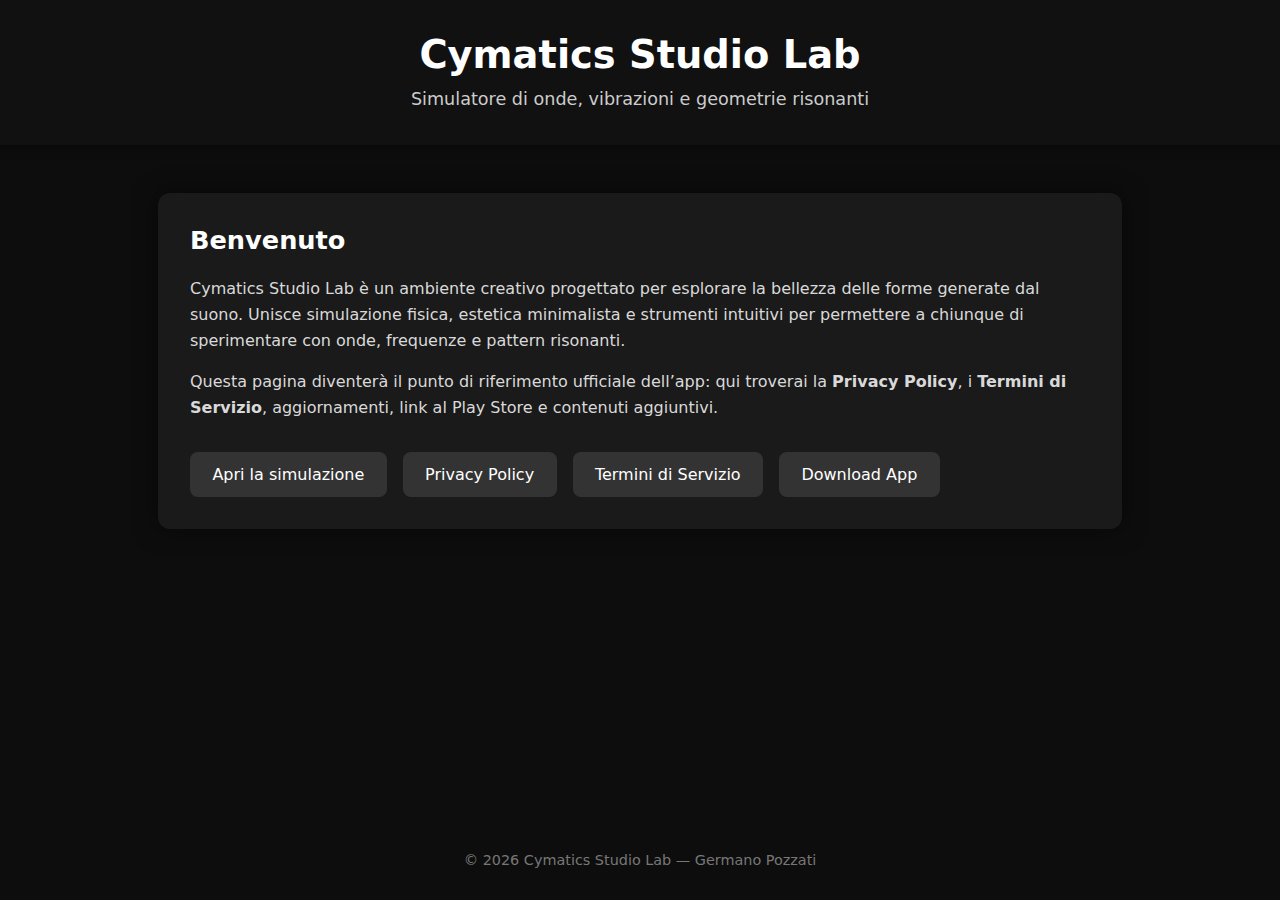
<file: index.html>
<!DOCTYPE html>
<html lang="it">
<head>
    <meta charset="UTF-8">
    <meta name="viewport" content="width=device-width, initial-scale=1.0">
    <title>Cymatics Studio Lab</title>

    <style>
        body {
            margin: 0;
            padding: 0;
            font-family: system-ui, -apple-system, BlinkMacSystemFont, "Segoe UI", sans-serif;
            background-color: #0d0d0d;
            color: #f2f2f2;
            display: flex;
            flex-direction: column;
            align-items: center;
            min-height: 100vh;
        }

        header {
            width: 100%;
            padding: 2rem 1rem;
            text-align: center;
            background: #111;
            box-shadow: 0 2px 10px rgba(0,0,0,0.4);
        }

        header h1 {
            margin: 0;
            font-size: 2.4rem;
            font-weight: 700;
            color: #ffffff;
        }

        header p {
            margin: 0.5rem 0 0;
            font-size: 1.1rem;
            color: #cccccc;
        }

        main {
            max-width: 900px;
            width: 90%;
            margin-top: 3rem;
            background: #1a1a1a;
            padding: 2rem;
            border-radius: 12px;
            box-shadow: 0 0 25px rgba(0,0,0,0.5);
        }

        h2 {
            font-size: 1.6rem;
            margin-top: 0;
            color: #ffffff;
        }

        p {
            line-height: 1.6;
            color: #d9d9d9;
        }

        .button-container {
            margin-top: 2rem;
            display: flex;
            gap: 1rem;
            flex-wrap: wrap;
        }

        a.button {
            padding: 0.8rem 1.4rem;
            background: #333;
            color: #fff;
            text-decoration: none;
            border-radius: 8px;
            transition: background 0.2s ease;
            font-weight: 500;
        }

        a.button:hover {
            background: #555;
        }

        footer {
            margin-top: auto;
            padding: 2rem 1rem;
            text-align: center;
            color: #777;
            font-size: 0.9rem;
        }
    </style>
</head>

<body>

<header>
    <h1>Cymatics Studio Lab</h1>
    <p>Simulatore di onde, vibrazioni e geometrie risonanti</p>
</header>

<main>
    <h2>Benvenuto</h2>
    <p>
        Cymatics Studio Lab è un ambiente creativo progettato per esplorare la bellezza delle forme
        generate dal suono. Unisce simulazione fisica, estetica minimalista e strumenti intuitivi
        per permettere a chiunque di sperimentare con onde, frequenze e pattern risonanti.
    </p>

    <p>
        Questa pagina diventerà il punto di riferimento ufficiale dell’app: qui troverai la
        <strong>Privacy Policy</strong>, i <strong>Termini di Servizio</strong>, aggiornamenti,
        link al Play Store e contenuti aggiuntivi.
    </p>

    <div class="button-container">
        <a class="button" href="https://cymaticslab.netlify.app/">Apri la simulazione</a>
        <a class="button" href="privacy.html">Privacy Policy</a>
        <a class="button" href="terms.html">Termini di Servizio</a>
        <a class="button" href="#">Download App</a>
    </div>
</main>

<footer>
    © 2026 Cymatics Studio Lab — Germano Pozzati
</footer>

</body>
</html>
</file>
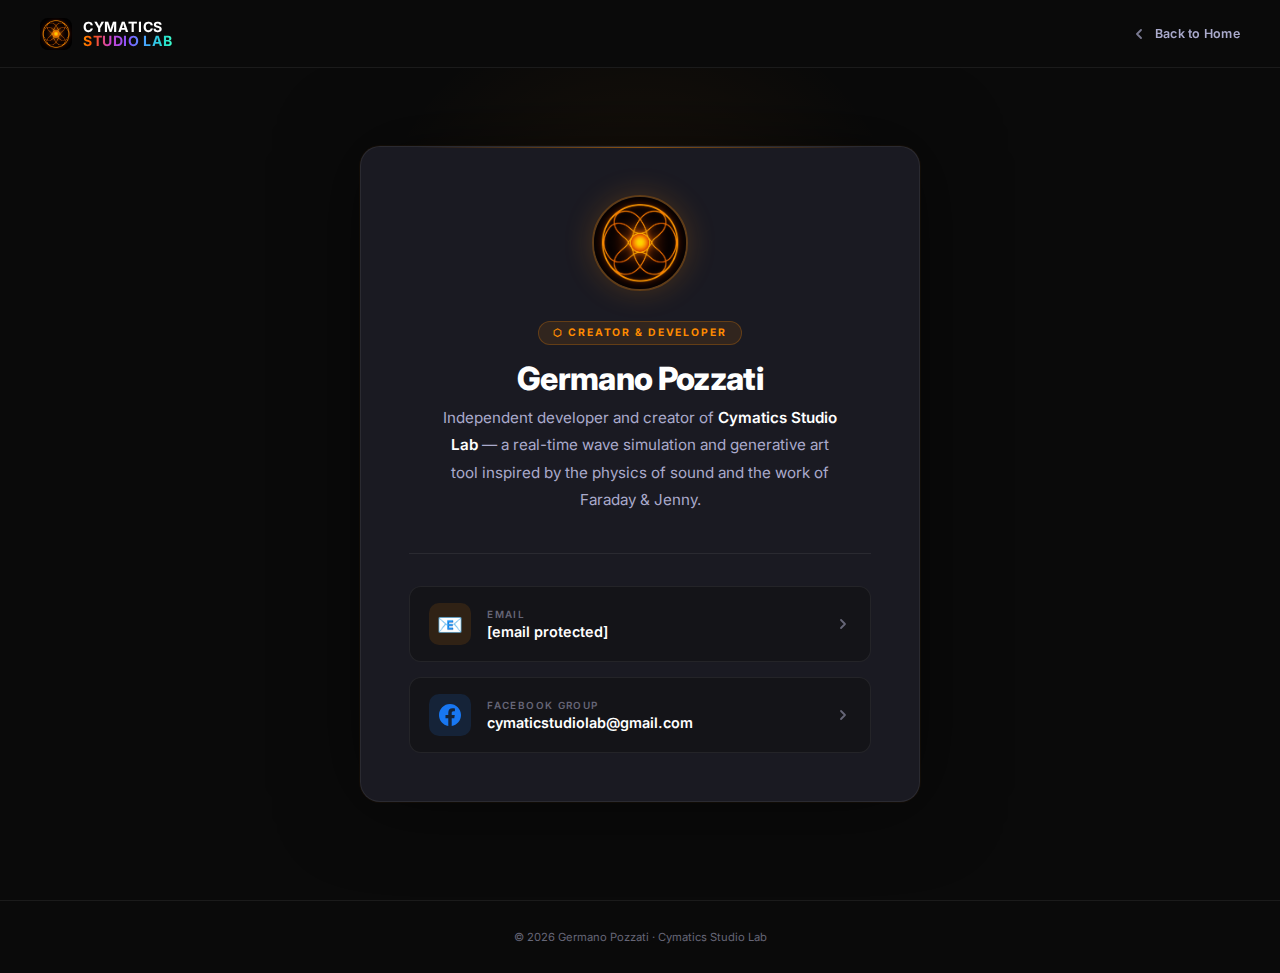
<file: contacts.html>
<!DOCTYPE html>
<html lang="en">
<head>
<meta charset="UTF-8">
<meta name="viewport" content="width=device-width, initial-scale=1.0">
<title>Contacts – Cymatics Studio Lab</title>
<link rel="preconnect" href="https://fonts.googleapis.com">
<link href="https://fonts.googleapis.com/css2?family=Inter:wght@300;400;500;600;700;800&display=swap" rel="stylesheet">
<style>
:root{
  --bg:#0a0a0a; --bg2:#111115; --card:#1a1a22; --card2:#141418;
  --border:rgba(255,255,255,0.1); --border2:rgba(255,255,255,0.07);
  --rainbow:linear-gradient(90deg,#ff8c00 0%,#ff5500 10%,#cc44cc 30%,#8855ff 50%,#44aaff 70%,#22ddcc 90%,#44ffcc 100%);
  --orange:#ff8c00; --orange-glow:rgba(255,140,0,.35);
  --text:#ffffff; --text2:#aaaacc; --text3:#666677;
  --gG:rgba(245,200,66,.5);
}
*{margin:0;padding:0;box-sizing:border-box;}
html{scroll-behavior:smooth;}
body{background:var(--bg);color:var(--text);font-family:'Inter',sans-serif;overflow-x:hidden;-webkit-font-smoothing:antialiased;min-height:100vh;}

/* NAV */
nav{
  position:fixed;top:0;left:0;right:0;z-index:300;
  display:flex;justify-content:space-between;align-items:center;
  padding:1.1rem 2.5rem;
  background:rgba(10,10,10,0.88);backdrop-filter:blur(20px);
  border-bottom:1px solid var(--border2);
}
.logo-wrap{display:flex;align-items:center;gap:.7rem;text-decoration:none;}
.logo-icon{width:32px;height:32px;flex-shrink:0;border-radius:8px;object-fit:contain;}
.logo-text{font-size:.88rem;font-weight:700;letter-spacing:.04em;text-transform:uppercase;line-height:1;}
.logo-text .l1{color:#fff;}
.logo-text .l2{background:var(--rainbow);-webkit-background-clip:text;-webkit-text-fill-color:transparent;background-clip:text;}
.nav-back{
  display:flex;align-items:center;gap:.5rem;
  font-size:.78rem;font-weight:600;color:var(--text2);
  text-decoration:none;letter-spacing:.02em;
  transition:color .2s;
}
.nav-back:hover{color:#fff;}
.nav-back svg{width:16px;height:16px;opacity:.7;}

/* PAGE */
.page{
  min-height:100vh;
  display:flex;flex-direction:column;
  align-items:center;justify-content:center;
  padding:8rem 1.5rem 5rem;
  position:relative;
  overflow:hidden;
}

/* subtle bg glow */
.page::before{
  content:'';position:absolute;
  top:30%;left:50%;transform:translate(-50%,-50%);
  width:600px;height:600px;
  background:radial-gradient(ellipse,rgba(255,140,0,.08) 0%,transparent 65%);
  pointer-events:none;
}

.card{
  width:100%;max-width:560px;
  background:var(--card);
  border:1px solid var(--border2);
  border-radius:20px;
  padding:3rem 3rem;
  position:relative;
  box-shadow:0 0 80px rgba(0,0,0,.5), 0 0 0 1px rgba(255,140,0,.05);
  text-align:center;
}

/* top accent line */
.card::before{
  content:'';position:absolute;top:0;left:10%;right:10%;height:1px;
  background:linear-gradient(90deg,transparent,rgba(255,140,0,.5),transparent);
}

/* avatar / icon */
.creator-icon{
  width:96px;height:96px;
  border-radius:50%;
  overflow:hidden;
  margin:0 auto 1.8rem;
  border:2px solid rgba(255,140,0,.3);
  box-shadow:0 0 30px rgba(255,140,0,.2);
}
.creator-icon img{width:100%;height:100%;object-fit:cover;display:block;}

/* role tag */
.role-tag{
  display:inline-block;
  font-size:.65rem;font-weight:700;letter-spacing:.18em;text-transform:uppercase;
  color:var(--orange);
  background:rgba(255,140,0,.1);
  border:1px solid rgba(255,140,0,.25);
  border-radius:100px;
  padding:.28rem .9rem;
  margin-bottom:1rem;
}

/* name */
.creator-name{
  font-size:2rem;font-weight:800;letter-spacing:-.02em;
  line-height:1.1;margin-bottom:.5rem;
  color:#fff;
}

/* bio */
.creator-bio{
  font-size:.95rem;color:var(--text2);line-height:1.8;
  max-width:400px;margin:0 auto 2.5rem;
}
.creator-bio strong{color:#fff;font-weight:600;}

/* divider */
.divider{
  height:1px;
  background:var(--border2);
  margin:2rem 0;
}

/* contact rows */
.contact-list{
  display:flex;flex-direction:column;gap:.9rem;
  text-align:left;
}

.contact-item{
  display:flex;align-items:center;gap:1rem;
  padding:1rem 1.2rem;
  background:var(--card2);
  border:1px solid var(--border2);
  border-radius:12px;
  text-decoration:none;
  transition:border-color .2s,background .2s,transform .2s;
}
.contact-item:hover{
  border-color:rgba(255,140,0,.35);
  background:rgba(255,140,0,.05);
  transform:translateX(4px);
}

.contact-icon{
  width:42px;height:42px;flex-shrink:0;
  border-radius:10px;
  display:flex;align-items:center;justify-content:center;
  font-size:1.3rem;
}
.ci-email{background:rgba(255,140,0,.12);}
.ci-fb{background:rgba(24,119,242,.15);}

.contact-info{flex:1;min-width:0;}
.contact-label{
  font-size:.62rem;font-weight:600;letter-spacing:.14em;text-transform:uppercase;
  color:var(--text3);margin-bottom:.2rem;
}
.contact-value{
  font-size:.9rem;font-weight:600;color:#fff;
  white-space:nowrap;overflow:hidden;text-overflow:ellipsis;
}
.contact-arrow{
  color:var(--text3);flex-shrink:0;
  transition:color .2s,transform .2s;
}
.contact-item:hover .contact-arrow{color:var(--orange);transform:translateX(3px);}

/* back to app button */
.back-btn{
  display:inline-flex;align-items:center;justify-content:center;gap:.6rem;
  margin-top:2.5rem;
  width:100%;
  background:#fff;color:#000;
  padding:.95rem 2rem;border-radius:100px;
  font-size:.85rem;font-weight:700;letter-spacing:.06em;text-transform:uppercase;
  text-decoration:none;
  box-shadow:0 4px 20px rgba(255,255,255,.12);
  transition:opacity .2s,transform .2s;
}
.back-btn:hover{opacity:.92;transform:translateY(-2px);}

/* footer */
footer{
  padding:1.8rem 2.5rem;
  border-top:1px solid var(--border2);
  text-align:center;
}
footer p{font-size:.7rem;color:var(--text3);}
footer a{color:var(--text3);text-decoration:none;transition:color .2s;}
footer a:hover{color:#fff;}


</style>
</head>
<body>

<!-- NAV -->
<nav>
  <a class="logo-wrap" href="index.html">
    <img class="logo-icon" src="/Icona-512.png" alt="icon">
    <div class="logo-text">
      <div class="l1">Cymatics</div>
      <div class="l2">Studio Lab</div>
    </div>
  </a>
  <a class="nav-back" href="index.html">
    <svg viewBox="0 0 16 16" fill="none" xmlns="http://www.w3.org/2000/svg">
      <path d="M10 12L6 8L10 4" stroke="currentColor" stroke-width="1.8" stroke-linecap="round" stroke-linejoin="round"/>
    </svg>
    Back to Home
  </a>
</nav>
<!-- PAGE -->
<div class="page">
  <div class="card">

    <!-- icon as avatar -->
    <div class="creator-icon">
      <img src="/Icona-512.png" alt="Cymatics Studio Lab">
    </div>

    <div class="role-tag">⬡ Creator &amp; Developer</div>

    <h1 class="creator-name">Germano Pozzati</h1>

    <p class="creator-bio">
      Independent developer and creator of <strong>Cymatics Studio Lab</strong> — a real-time wave simulation and generative art tool inspired by the physics of sound and the work of Faraday &amp; Jenny.
    </p>

    <div class="divider"></div>

    <div class="contact-list">

      <!-- Email -->
      <a class="contact-item" href="mailto:cymaticstudiolab@gmail.com">
        <div class="contact-icon ci-email">📧</div>
        <div class="contact-info">
          <div class="contact-label">Email</div>
          <div class="contact-value"><span class="__cf_email__" data-cfemail="e7849e8a86938e84949392838e888b8685a7808a868e8bc984888a">[email&#160;protected]</span></div>
        </div>
        <svg class="contact-arrow" width="16" height="16" viewBox="0 0 16 16" fill="none">
          <path d="M6 4L10 8L6 12" stroke="currentColor" stroke-width="1.8" stroke-linecap="round" stroke-linejoin="round"/>
        </svg>
      </a>

      <!-- Facebook -->
      <a class="contact-item" href="https://www.facebook.com/groups/698462863091251/" target="_blank" rel="noopener">
        <div class="contact-icon ci-fb">
          <svg width="22" height="22" viewBox="0 0 24 24" fill="#1877F2" xmlns="http://www.w3.org/2000/svg">
            <path d="M24 12.073C24 5.405 18.627 0 12 0S0 5.405 0 12.073C0 18.1 4.388 23.094 10.125 24v-8.437H7.078v-3.49h3.047V9.41c0-3.025 1.792-4.697 4.533-4.697 1.312 0 2.686.235 2.686.235v2.97h-1.514c-1.491 0-1.956.93-1.956 1.886v2.269h3.328l-.532 3.49h-2.796V24C19.612 23.094 24 18.1 24 12.073z"/>
          </svg>
        </div>
        <div class="contact-info">
          <div class="contact-label">Facebook Group</div>
          <div class="contact-value">cymaticstudiolab@gmail.com</div>
        </div>
        <svg class="contact-arrow" width="16" height="16" viewBox="0 0 16 16" fill="none">
          <path d="M6 4L10 8L6 12" stroke="currentColor" stroke-width="1.8" stroke-linecap="round" stroke-linejoin="round"/>
        </svg>
      </a>

    </div>

</div>
</div>

<footer>
  <p>© 2026 Germano Pozzati · <a href="index.html">Cymatics Studio Lab</a></p>
</footer>

</body>
</html>
</file>
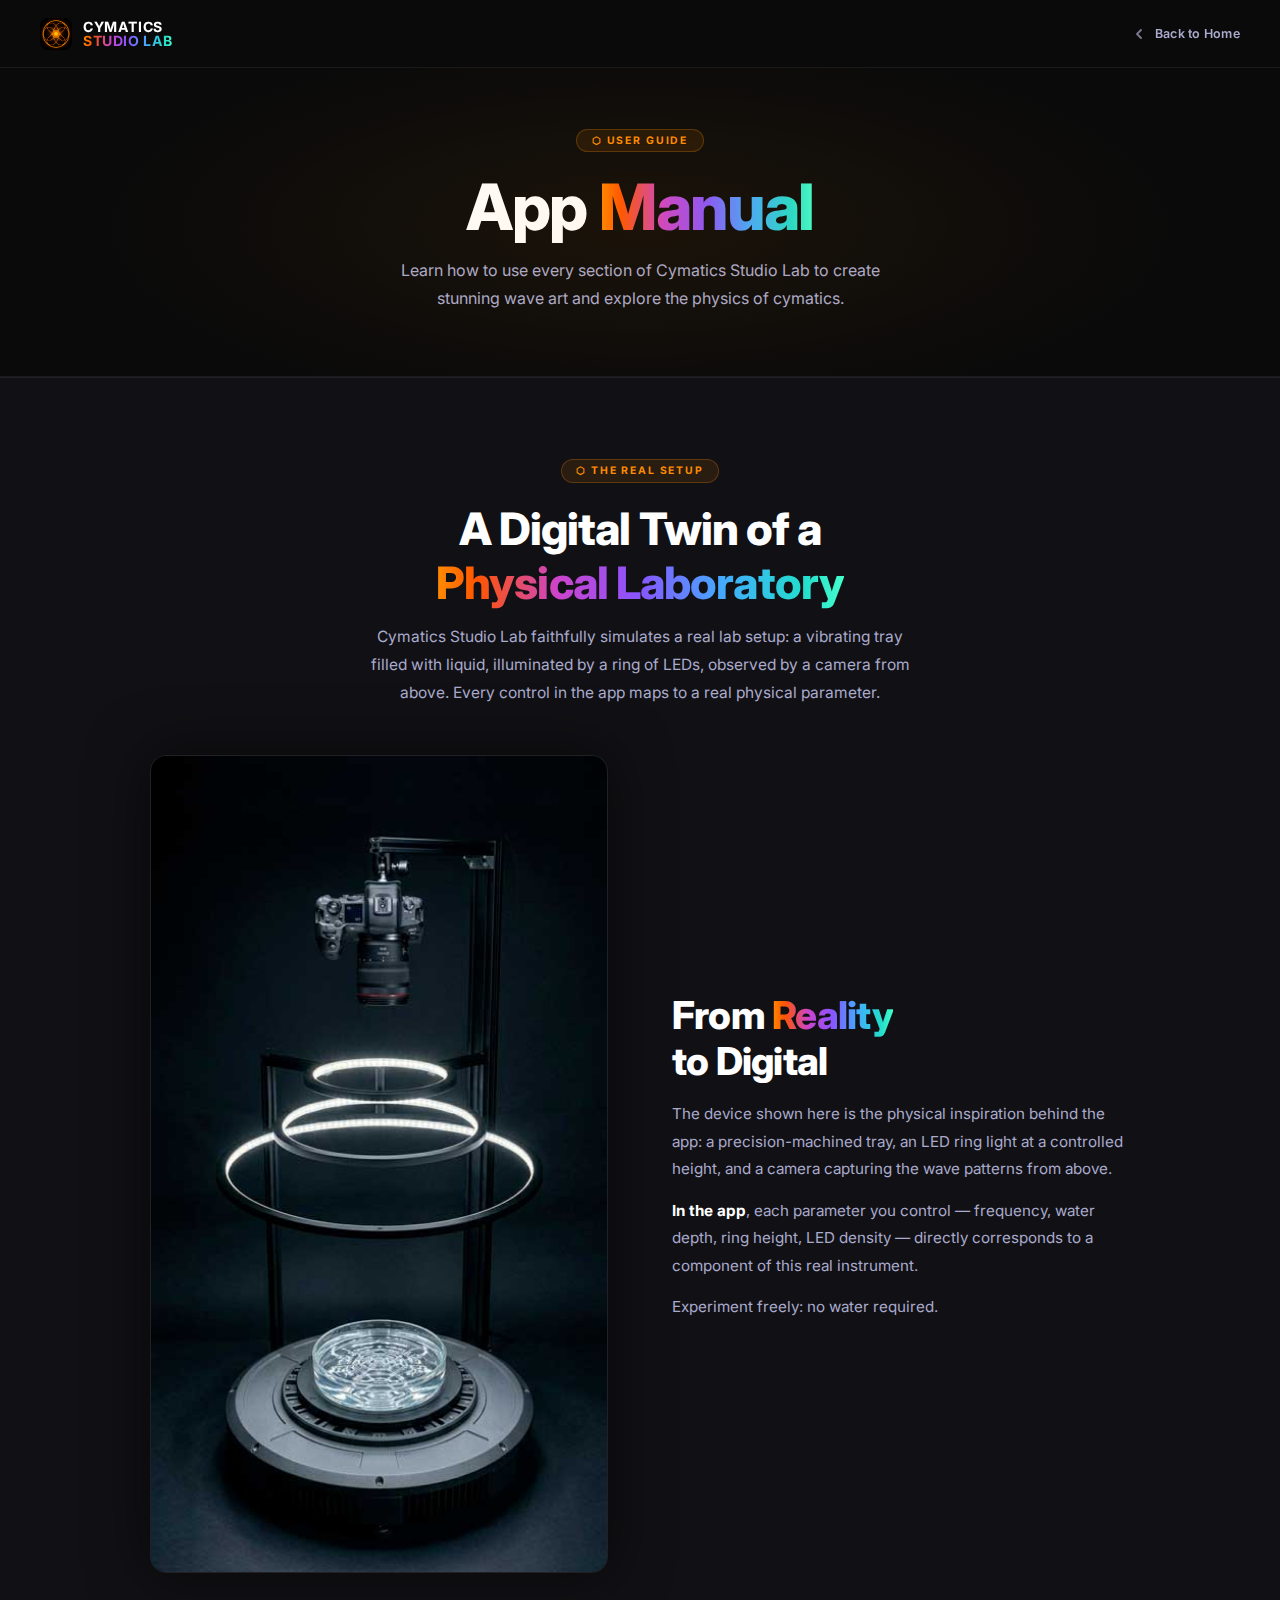
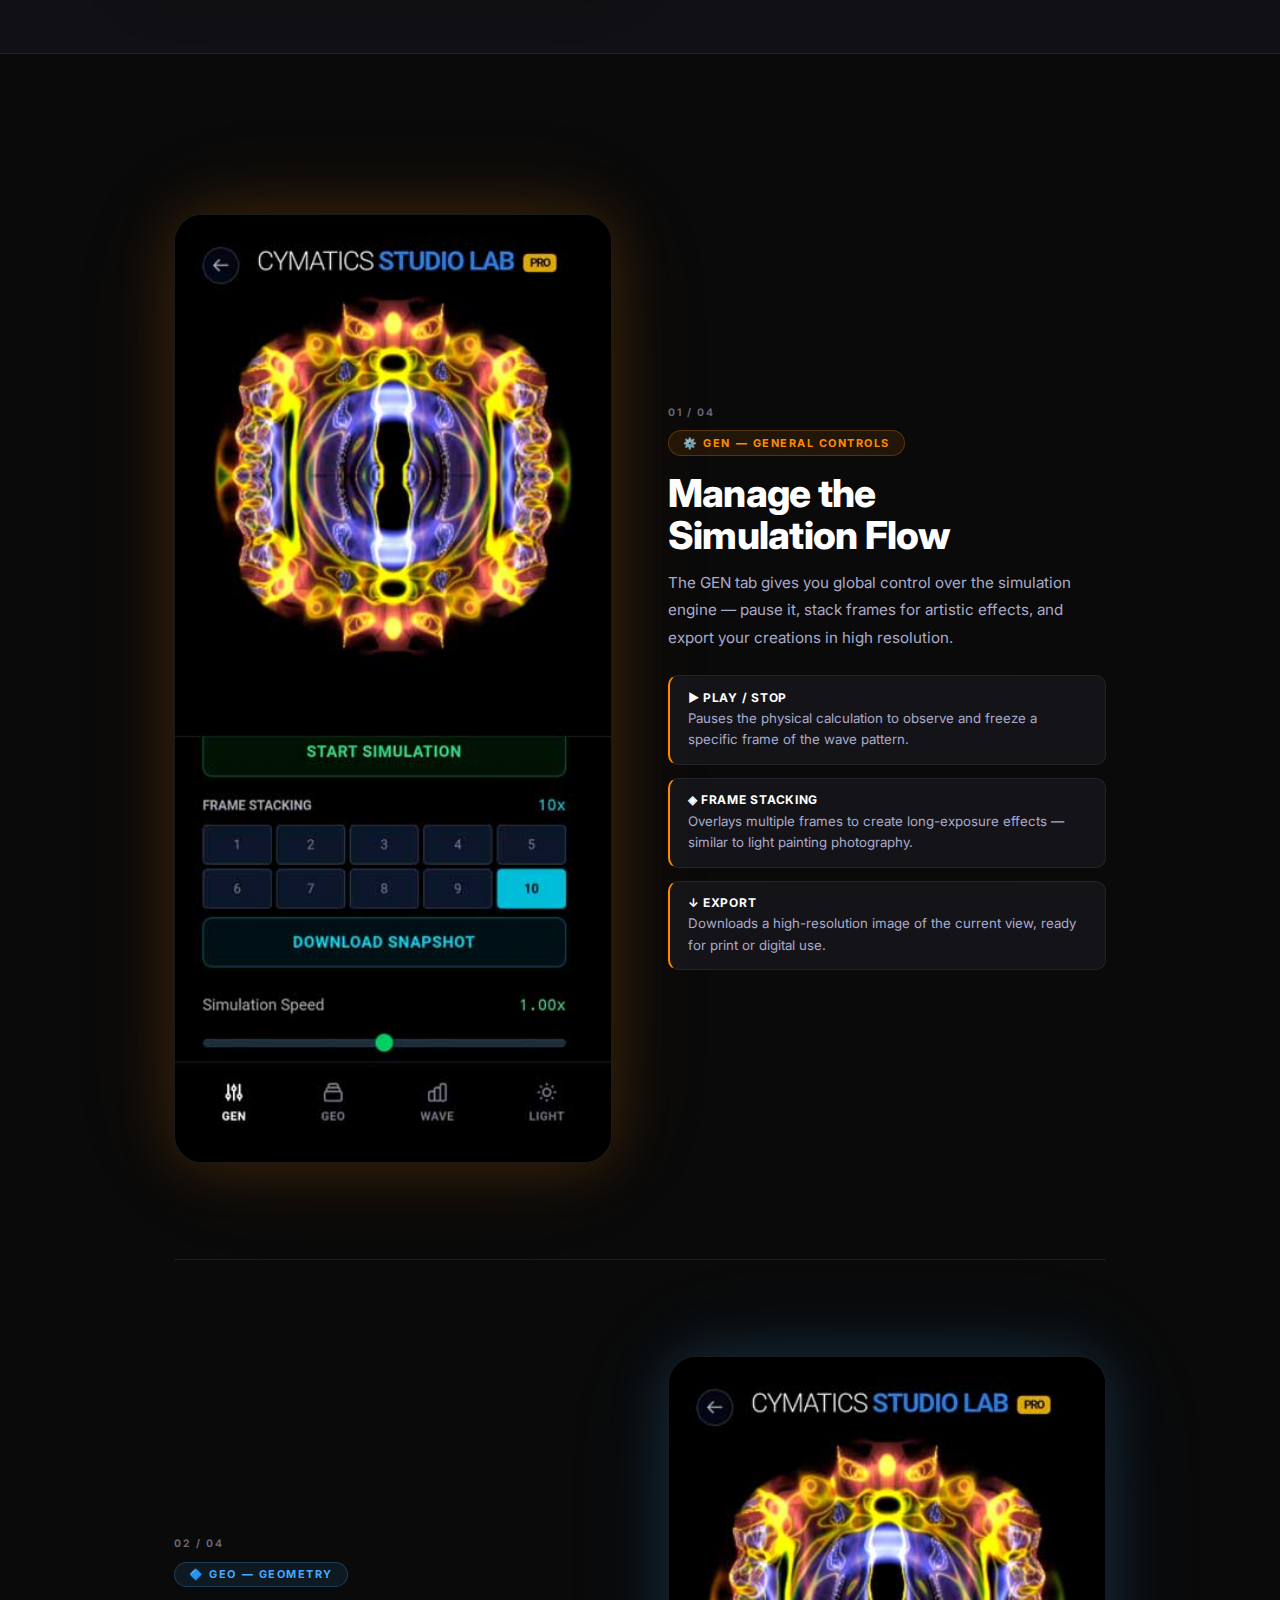
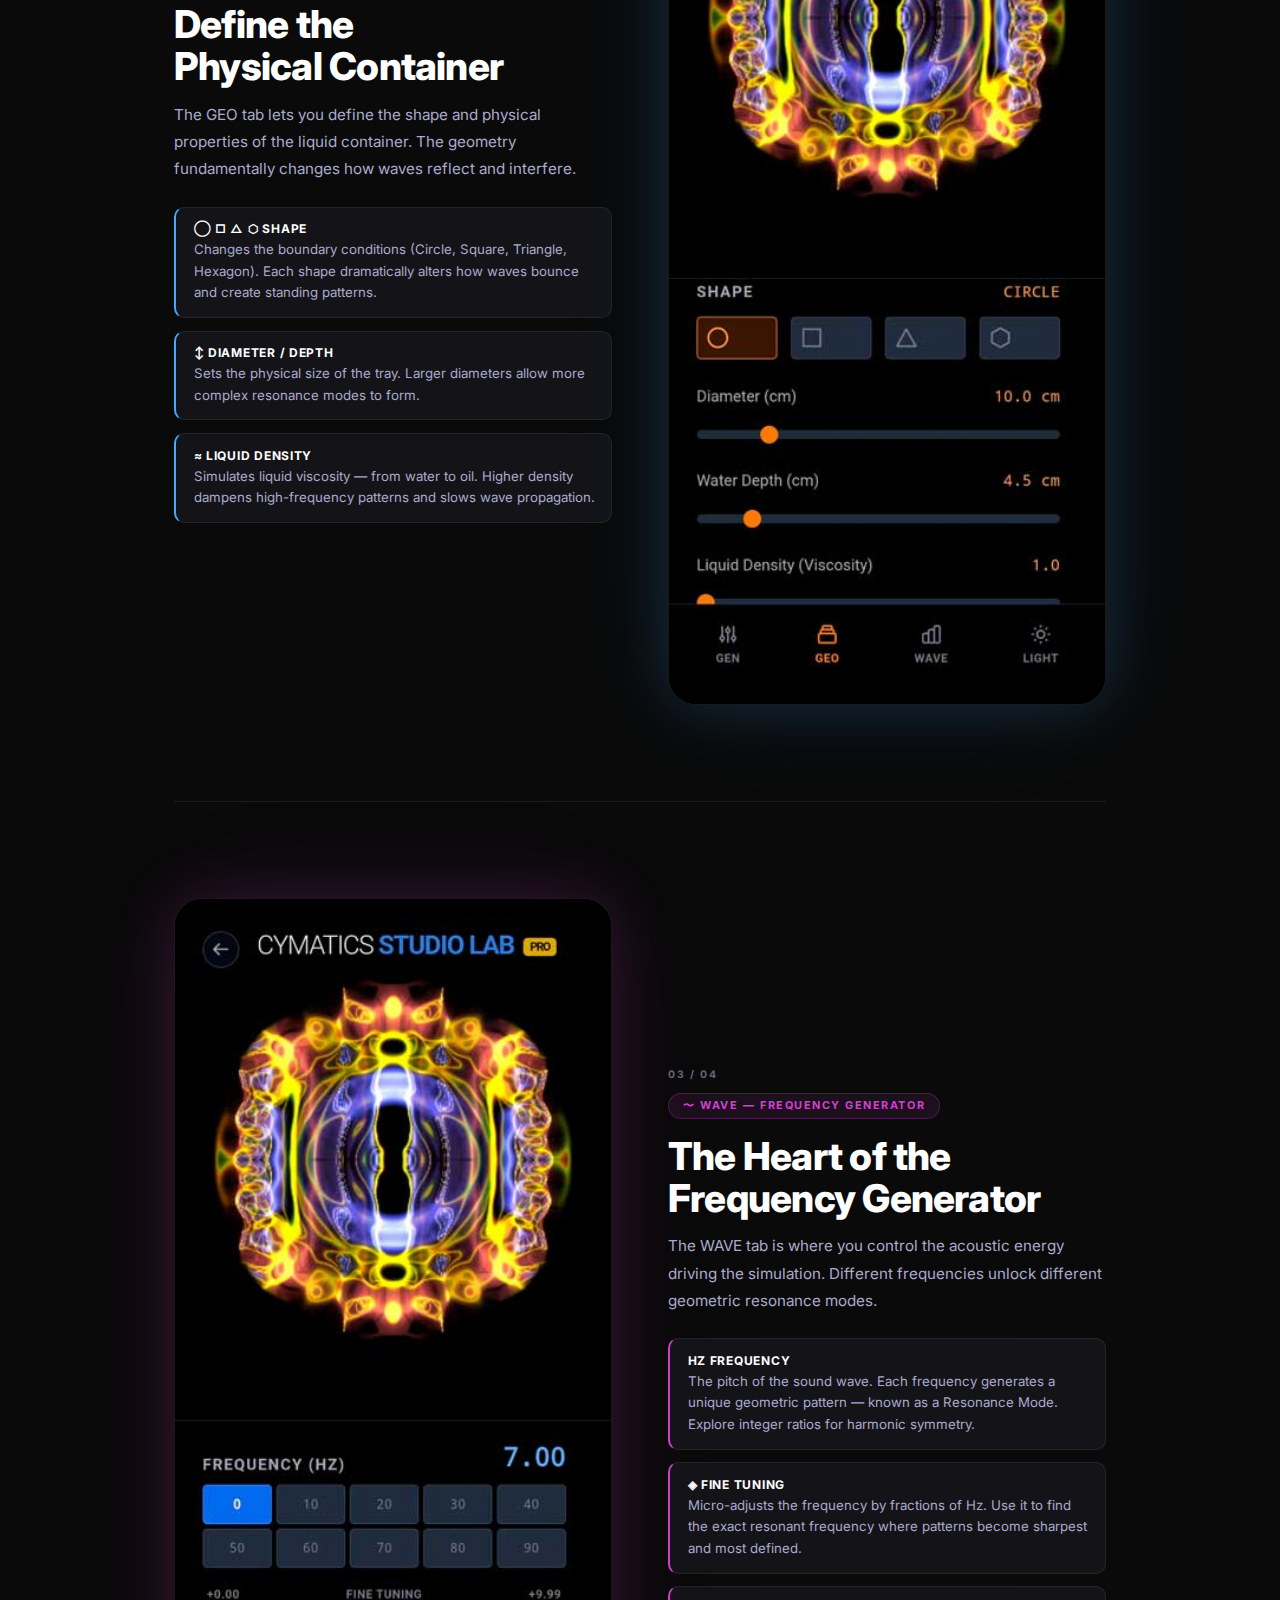
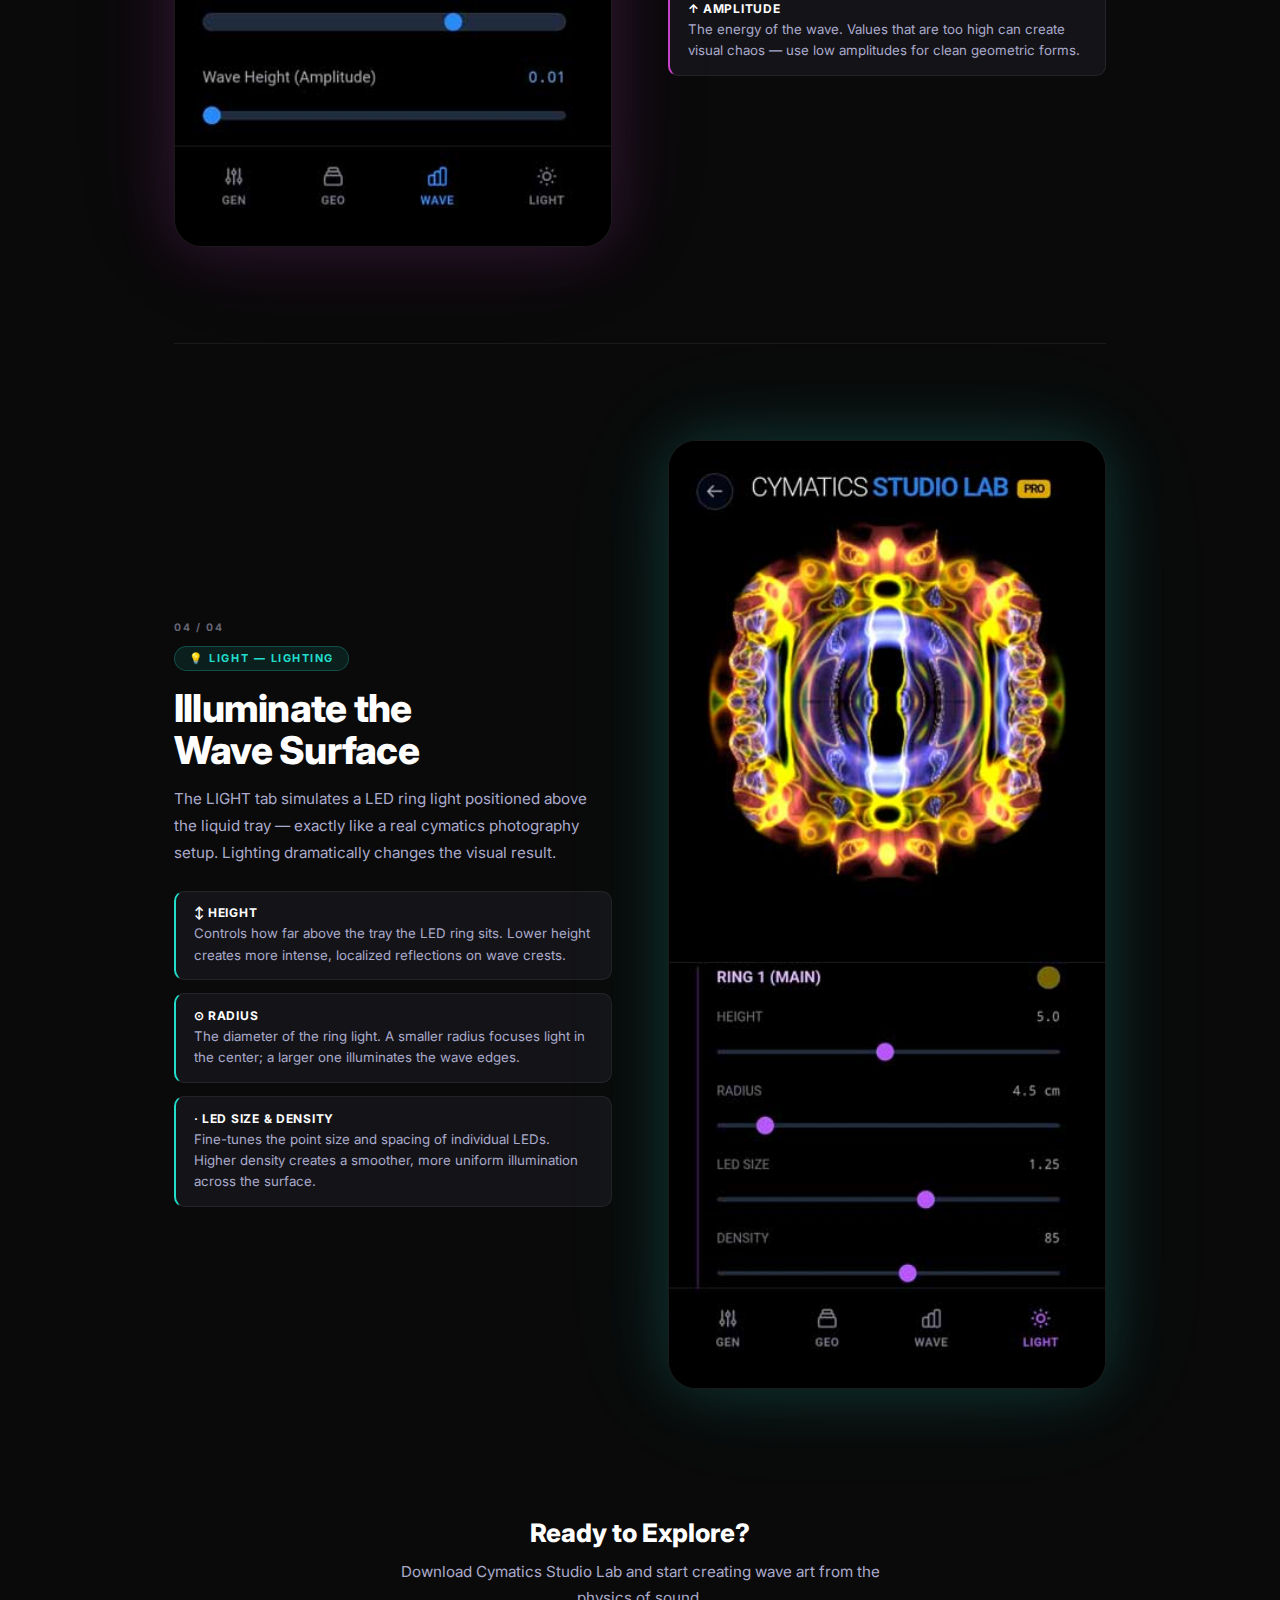
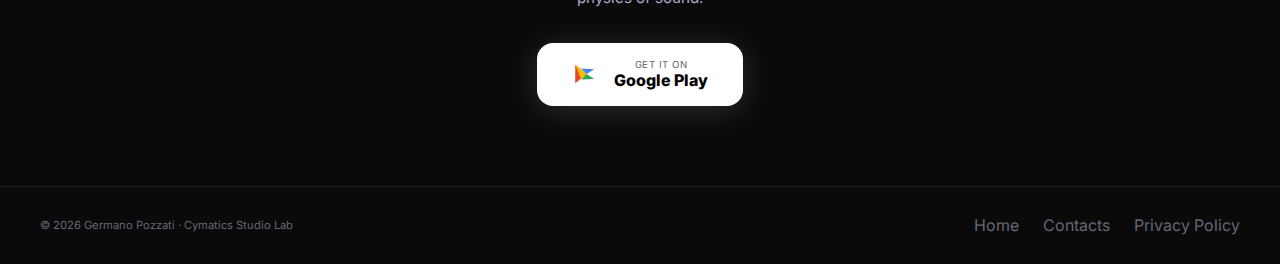
<file: manual.html>
<!DOCTYPE html>
<html lang="en">
<head>
<meta charset="UTF-8">
<meta name="viewport" content="width=device-width, initial-scale=1.0">
<title>Manual – Cymatics Studio Lab</title>
<link rel="preconnect" href="https://fonts.googleapis.com">
<link href="https://fonts.googleapis.com/css2?family=Inter:wght@300;400;500;600;700;800&display=swap" rel="stylesheet">
<style>
:root{
  --bg:#0a0a0a; --bg2:#111115; --card:#1a1a22; --card2:#141418;
  --border:rgba(255,255,255,0.1); --border2:rgba(255,255,255,0.07);
  --rainbow:linear-gradient(90deg,#ff8c00 0%,#ff5500 10%,#cc44cc 30%,#8855ff 50%,#44aaff 70%,#22ddcc 90%,#44ffcc 100%);
  --orange:#ff8c00; --orange-glow:rgba(255,140,0,.35);
  --blue:#44aaff; --purple:#cc44cc; --teal:#22ddcc;
  --text:#ffffff; --text2:#aaaacc; --text3:#666677;
}
*{margin:0;padding:0;box-sizing:border-box;}
html{scroll-behavior:smooth;}
body{background:var(--bg);color:var(--text);font-family:'Inter',sans-serif;overflow-x:hidden;-webkit-font-smoothing:antialiased;}

/* NAV */
nav{
  position:fixed;top:0;left:0;right:0;z-index:300;
  display:flex;justify-content:space-between;align-items:center;
  padding:1.1rem 2.5rem;
  background:rgba(10,10,10,0.9);backdrop-filter:blur(20px);
  border-bottom:1px solid var(--border2);
}
.logo-wrap{display:flex;align-items:center;gap:.7rem;text-decoration:none;}
.logo-icon{width:32px;height:32px;flex-shrink:0;border-radius:8px;object-fit:contain;}
.logo-text{font-size:.88rem;font-weight:700;letter-spacing:.04em;text-transform:uppercase;line-height:1;}
.logo-text .l1{color:#fff;}
.logo-text .l2{background:var(--rainbow);-webkit-background-clip:text;-webkit-text-fill-color:transparent;background-clip:text;}
.nav-back{
  display:flex;align-items:center;gap:.5rem;
  font-size:.78rem;font-weight:600;color:var(--text2);
  text-decoration:none;letter-spacing:.02em;transition:color .2s;
}
.nav-back:hover{color:#fff;}
.nav-back svg{width:16px;height:16px;opacity:.7;}

/* HERO */
.manual-hero{
  padding:8rem 1.5rem 4rem;
  text-align:center;
  position:relative;
  border-bottom:1px solid var(--border2);
}
.manual-hero::before{
  content:'';position:absolute;inset:0;
  background:radial-gradient(ellipse at 50% 60%,rgba(255,140,0,.07) 0%,transparent 60%);
  pointer-events:none;
}
.hero-tag{
  display:inline-block;
  font-size:.65rem;font-weight:700;letter-spacing:.18em;text-transform:uppercase;
  color:var(--orange);background:rgba(255,140,0,.1);
  border:1px solid rgba(255,140,0,.25);border-radius:100px;
  padding:.28rem .9rem;margin-bottom:1.2rem;
}
.manual-hero h1{
  font-size:clamp(2.2rem,6vw,4rem);font-weight:800;
  letter-spacing:-.02em;line-height:1.1;margin-bottom:.9rem;
}
.manual-hero h1 .rainbow{
  background:var(--rainbow);-webkit-background-clip:text;-webkit-text-fill-color:transparent;background-clip:text;
}
.manual-hero p{
  font-size:1rem;color:var(--text2);max-width:520px;margin:0 auto;line-height:1.75;
}

/* CONTENT */
.manual-content{max-width:980px;margin:0 auto;padding:5rem 1.5rem 6rem;}

/* section block */
.manual-block{
  display:grid;
  grid-template-columns:1fr 1fr;
  gap:3.5rem;
  align-items:center;
  margin-bottom:6rem;
  padding-bottom:6rem;
  border-bottom:1px solid var(--border2);
}
.manual-block:last-child{border-bottom:none;margin-bottom:0;padding-bottom:0;}
.manual-block.rev{direction:rtl;}
.manual-block.rev>*{direction:ltr;}
@media(max-width:720px){
  .manual-block,.manual-block.rev{grid-template-columns:1fr;direction:ltr;gap:2rem;}
}

/* phone mockup */
.phone-wrap{
  position:relative;
  border-radius:28px;overflow:hidden;
  border:1px solid rgba(255,255,255,.1);
  box-shadow:0 0 60px rgba(0,0,0,.7), 0 0 0 1px rgba(255,255,255,.04);
  aspect-ratio:9/19.5;
  background:#000;
}
.phone-wrap img{
  width:100%;height:100%;
  display:block;object-fit:cover;object-position:top;
}
/* colored glow per section */
.glow-orange{box-shadow:0 0 60px rgba(255,140,0,.18),0 0 120px rgba(255,140,0,.08);}
.glow-blue{box-shadow:0 0 60px rgba(68,170,255,.18),0 0 120px rgba(68,170,255,.08);}
.glow-purple{box-shadow:0 0 60px rgba(204,68,204,.18),0 0 120px rgba(204,68,204,.08);}
.glow-teal{box-shadow:0 0 60px rgba(34,221,204,.18),0 0 120px rgba(34,221,204,.08);}

/* text side */
.section-num{
  font-size:.65rem;font-weight:700;letter-spacing:.2em;text-transform:uppercase;
  color:var(--text3);margin-bottom:.7rem;
}
.section-tag-inline{
  display:inline-flex;align-items:center;gap:.5rem;
  font-size:.68rem;font-weight:700;letter-spacing:.14em;text-transform:uppercase;
  padding:.3rem .9rem;border-radius:100px;margin-bottom:1rem;
}
.st-gen{background:rgba(255,140,0,.1);color:var(--orange);border:1px solid rgba(255,140,0,.25);}
.st-geo{background:rgba(68,170,255,.1);color:var(--blue);border:1px solid rgba(68,170,255,.25);}
.st-wave{background:rgba(204,68,204,.1);color:var(--purple);border:1px solid rgba(204,68,204,.25);}
.st-light{background:rgba(34,221,204,.1);color:var(--teal);border:1px solid rgba(34,221,204,.25);}

.section-title{
  font-size:clamp(1.6rem,3.5vw,2.4rem);font-weight:800;
  letter-spacing:-.02em;line-height:1.1;margin-bottom:.8rem;color:#fff;
}
.section-subtitle{
  font-size:.95rem;color:var(--text2);line-height:1.8;margin-bottom:1.5rem;
}

/* instruction items */
.instr-list{display:flex;flex-direction:column;gap:.8rem;}
.instr-item{
  display:flex;flex-direction:column;gap:.2rem;
  padding:.85rem 1rem .85rem 1.1rem;
  background:var(--card2);
  border:1px solid var(--border2);
  border-radius:10px;
  border-left:2px solid var(--orange);
}
.instr-item.bl{border-left-color:var(--blue);}
.instr-item.bp{border-left-color:var(--purple);}
.instr-item.bt{border-left-color:var(--teal);}
.instr-key{
  font-size:.75rem;font-weight:700;letter-spacing:.06em;text-transform:uppercase;
  color:#fff;
}
.instr-val{font-size:.83rem;color:var(--text2);line-height:1.6;}

/* DEVICE SECTION */
.device-section{
  background:var(--bg2);
  border-top:1px solid var(--border2);
  border-bottom:1px solid var(--border2);
  padding:5rem 1.5rem;
  text-align:center;
  margin-bottom:5rem;
}
.device-inner{max-width:980px;margin:0 auto;}
.device-grid{
  display:grid;grid-template-columns:1fr 1fr;gap:4rem;align-items:center;margin-top:3rem;
}
@media(max-width:720px){.device-grid{grid-template-columns:1fr;gap:2rem;}}
.device-img{
  border-radius:16px;overflow:hidden;
  border:1px solid var(--border2);
  box-shadow:0 0 60px rgba(0,0,0,.6);
}
.device-img img{width:100%;display:block;}
.device-text{text-align:left;}
.device-text h2{
  font-size:clamp(1.6rem,3.5vw,2.4rem);font-weight:800;
  letter-spacing:-.02em;margin-bottom:1rem;color:#fff;
}
.device-text h2 .rainbow{
  background:var(--rainbow);-webkit-background-clip:text;-webkit-text-fill-color:transparent;background-clip:text;
}
.device-text p{font-size:.95rem;color:var(--text2);line-height:1.8;margin-bottom:.9rem;}
.device-text p strong{color:#fff;}

/* CTA */
.manual-cta{text-align:center;padding:2rem 1.5rem 5rem;}
.cta-inner{max-width:500px;margin:0 auto;}
.cta-inner h3{font-size:1.6rem;font-weight:800;margin-bottom:.7rem;}
.cta-inner p{color:var(--text2);font-size:.95rem;margin-bottom:2rem;line-height:1.7;}
.play-btn{
  display:inline-flex;align-items:center;gap:1rem;
  background:#fff;color:#000;padding:1rem 2.2rem;border-radius:16px;
  text-decoration:none;
  box-shadow:0 4px 30px rgba(255,255,255,.15);
  transition:transform .2s,box-shadow .2s;
}
.play-btn:hover{transform:translateY(-2px);box-shadow:0 8px 50px rgba(255,255,255,.25);}
.play-btn svg{width:26px;height:26px;}
.play-btn-text .top{font-size:.6rem;letter-spacing:.05em;color:#666;}
.play-btn-text .name{font-size:1rem;font-weight:800;}

/* FOOTER */
footer{
  padding:1.8rem 2.5rem;border-top:1px solid var(--border2);
  display:flex;justify-content:space-between;align-items:center;flex-wrap:wrap;gap:1rem;
}
footer p{font-size:.7rem;color:var(--text3);}
footer a{color:var(--text3);text-decoration:none;transition:color .2s;}
footer a:hover{color:#fff;}
.footer-links{display:flex;gap:1.5rem;}


</style>
</head>
<body>

<!-- NAV -->
<nav>
  <a class="logo-wrap" href="index.html">
    <img class="logo-icon" src="/Icona-512.png" alt="icon">
    <div class="logo-text">
      <div class="l1">Cymatics</div>
      <div class="l2">Studio Lab</div>
    </div>
  </a>
  <a class="nav-back" href="index.html">
    <svg viewBox="0 0 16 16" fill="none" xmlns="http://www.w3.org/2000/svg">
      <path d="M10 12L6 8L10 4" stroke="currentColor" stroke-width="1.8" stroke-linecap="round" stroke-linejoin="round"/>
    </svg>
    Back to Home
  </a>
</nav>
<!-- HERO -->
<div class="manual-hero">
  <div class="hero-tag">⬡ User Guide</div>
  <h1>App <span class="rainbow">Manual</span></h1>
  <p>Learn how to use every section of Cymatics Studio Lab to create stunning wave art and explore the physics of cymatics.</p>
</div>

<!-- DEVICE INTRO -->
<div class="device-section">
  <div class="device-inner">
    <div class="hero-tag">⬡ The Real Setup</div>
    <h2 style="font-size:clamp(1.8rem,4vw,2.8rem);font-weight:800;letter-spacing:-.02em;margin-bottom:.8rem;">
      A Digital Twin of a<br><span style="background:var(--rainbow);-webkit-background-clip:text;-webkit-text-fill-color:transparent;background-clip:text;">Physical Laboratory</span>
    </h2>
    <p style="color:var(--text2);font-size:.97rem;max-width:560px;margin:0 auto 0;line-height:1.8;">
      Cymatics Studio Lab faithfully simulates a real lab setup: a vibrating tray filled with liquid, illuminated by a ring of LEDs, observed by a camera from above. Every control in the app maps to a real physical parameter.
    </p>
    <div class="device-grid">
      <div class="device-img">
        <img src="/Dispositivo.jpg" alt="Real cymatics lab device">
      </div>
      <div class="device-text">
        <h2>From <span class="rainbow">Reality</span><br>to Digital</h2>
        <p>The device shown here is the physical inspiration behind the app: a precision-machined tray, an LED ring light at a controlled height, and a camera capturing the wave patterns from above.</p>
        <p><strong>In the app</strong>, each parameter you control — frequency, water depth, ring height, LED density — directly corresponds to a component of this real instrument.</p>
        <p>Experiment freely: no water required.</p>
      </div>
    </div>
  </div>
</div>

<!-- MANUAL CONTENT -->
<div class="manual-content">

  <!-- 01 GEN -->
  <div class="manual-block">
    <div class="phone-wrap glow-orange">
      <img src="/screen1a.jpg" alt="General Controls screen">
    </div>
    <div>
      <div class="section-num">01 / 04</div>
      <div class="section-tag-inline st-gen">⚙️ GEN — General Controls</div>
      <h2 class="section-title">Manage the<br>Simulation Flow</h2>
      <p class="section-subtitle">The GEN tab gives you global control over the simulation engine — pause it, stack frames for artistic effects, and export your creations in high resolution.</p>
      <div class="instr-list">
        <div class="instr-item">
          <span class="instr-key">▶ Play / Stop</span>
          <span class="instr-val">Pauses the physical calculation to observe and freeze a specific frame of the wave pattern.</span>
        </div>
        <div class="instr-item">
          <span class="instr-key">◈ Frame Stacking</span>
          <span class="instr-val">Overlays multiple frames to create long-exposure effects — similar to light painting photography.</span>
        </div>
        <div class="instr-item">
          <span class="instr-key">↓ Export</span>
          <span class="instr-val">Downloads a high-resolution image of the current view, ready for print or digital use.</span>
        </div>
      </div>
    </div>
  </div>

  <!-- 02 GEO -->
  <div class="manual-block rev">
    <div class="phone-wrap glow-blue">
      <img src="/screen2.jpg" alt="Geometry Controls screen">
    </div>
    <div>
      <div class="section-num">02 / 04</div>
      <div class="section-tag-inline st-geo">🔷 GEO — Geometry</div>
      <h2 class="section-title">Define the<br>Physical Container</h2>
      <p class="section-subtitle">The GEO tab lets you define the shape and physical properties of the liquid container. The geometry fundamentally changes how waves reflect and interfere.</p>
      <div class="instr-list">
        <div class="instr-item bl">
          <span class="instr-key">◯ □ △ ⬡ Shape</span>
          <span class="instr-val">Changes the boundary conditions (Circle, Square, Triangle, Hexagon). Each shape dramatically alters how waves bounce and create standing patterns.</span>
        </div>
        <div class="instr-item bl">
          <span class="instr-key">↕ Diameter / Depth</span>
          <span class="instr-val">Sets the physical size of the tray. Larger diameters allow more complex resonance modes to form.</span>
        </div>
        <div class="instr-item bl">
          <span class="instr-key">≈ Liquid Density</span>
          <span class="instr-val">Simulates liquid viscosity — from water to oil. Higher density dampens high-frequency patterns and slows wave propagation.</span>
        </div>
      </div>
    </div>
  </div>

  <!-- 03 WAVE -->
  <div class="manual-block">
    <div class="phone-wrap glow-purple">
      <img src="/screen3.jpg" alt="Wave Controls screen">
    </div>
    <div>
      <div class="section-num">03 / 04</div>
      <div class="section-tag-inline st-wave">〜 WAVE — Frequency Generator</div>
      <h2 class="section-title">The Heart of the<br>Frequency Generator</h2>
      <p class="section-subtitle">The WAVE tab is where you control the acoustic energy driving the simulation. Different frequencies unlock different geometric resonance modes.</p>
      <div class="instr-list">
        <div class="instr-item bp">
          <span class="instr-key">Hz Frequency</span>
          <span class="instr-val">The pitch of the sound wave. Each frequency generates a unique geometric pattern — known as a Resonance Mode. Explore integer ratios for harmonic symmetry.</span>
        </div>
        <div class="instr-item bp">
          <span class="instr-key">◈ Fine Tuning</span>
          <span class="instr-val">Micro-adjusts the frequency by fractions of Hz. Use it to find the exact resonant frequency where patterns become sharpest and most defined.</span>
        </div>
        <div class="instr-item bp">
          <span class="instr-key">↑ Amplitude</span>
          <span class="instr-val">The energy of the wave. Values that are too high can create visual chaos — use low amplitudes for clean geometric forms.</span>
        </div>
      </div>
    </div>
  </div>

  <!-- 04 LIGHT -->
  <div class="manual-block rev">
    <div class="phone-wrap glow-teal">
      <img src="/screen4.jpg" alt="Light Settings screen">
    </div>
    <div>
      <div class="section-num">04 / 04</div>
      <div class="section-tag-inline st-light">💡 LIGHT — Lighting</div>
      <h2 class="section-title">Illuminate the<br>Wave Surface</h2>
      <p class="section-subtitle">The LIGHT tab simulates a LED ring light positioned above the liquid tray — exactly like a real cymatics photography setup. Lighting dramatically changes the visual result.</p>
      <div class="instr-list">
        <div class="instr-item bt">
          <span class="instr-key">↕ Height</span>
          <span class="instr-val">Controls how far above the tray the LED ring sits. Lower height creates more intense, localized reflections on wave crests.</span>
        </div>
        <div class="instr-item bt">
          <span class="instr-key">⊙ Radius</span>
          <span class="instr-val">The diameter of the ring light. A smaller radius focuses light in the center; a larger one illuminates the wave edges.</span>
        </div>
        <div class="instr-item bt">
          <span class="instr-key">· LED Size &amp; Density</span>
          <span class="instr-val">Fine-tunes the point size and spacing of individual LEDs. Higher density creates a smoother, more uniform illumination across the surface.</span>
        </div>
      </div>
    </div>
  </div>

</div><!-- /manual-content -->

<!-- CTA -->
<div class="manual-cta">
  <div class="cta-inner">
    <h3>Ready to Explore?</h3>
    <p>Download Cymatics Studio Lab and start creating wave art from the physics of sound.</p>
    <a class="play-btn" href="https://play.google.com/store/apps/details?id=cymatics.studio.lab.pro" target="_blank">
      <svg viewBox="0 0 24 24" xmlns="http://www.w3.org/2000/svg">
        <path d="M3 3.5L13.5 12L3 20.5V3.5Z" fill="#EA4335"/>
        <path d="M3 3.5L13.5 12L8.5 17L3 3.5Z" fill="#FBBC04"/>
        <path d="M13.5 12L20.5 7.5L8.5 7L13.5 12Z" fill="#4285F4"/>
        <path d="M13.5 12L20.5 16.5L8.5 17L13.5 12Z" fill="#34A853"/>
      </svg>
      <div class="play-btn-text">
        <div class="top">GET IT ON</div>
        <div class="name">Google Play</div>
      </div>
    </a>
  </div>
</div>

<!-- FOOTER -->
<footer>
  <p>© 2026 Germano Pozzati · Cymatics Studio Lab</p>
  <div class="footer-links">
    <a href="index.html">Home</a>
    <a href="contacts.html">Contacts</a>
    <a href="privacy.html">Privacy Policy</a>

  </div>
</footer>

</body>
</html>
</file>
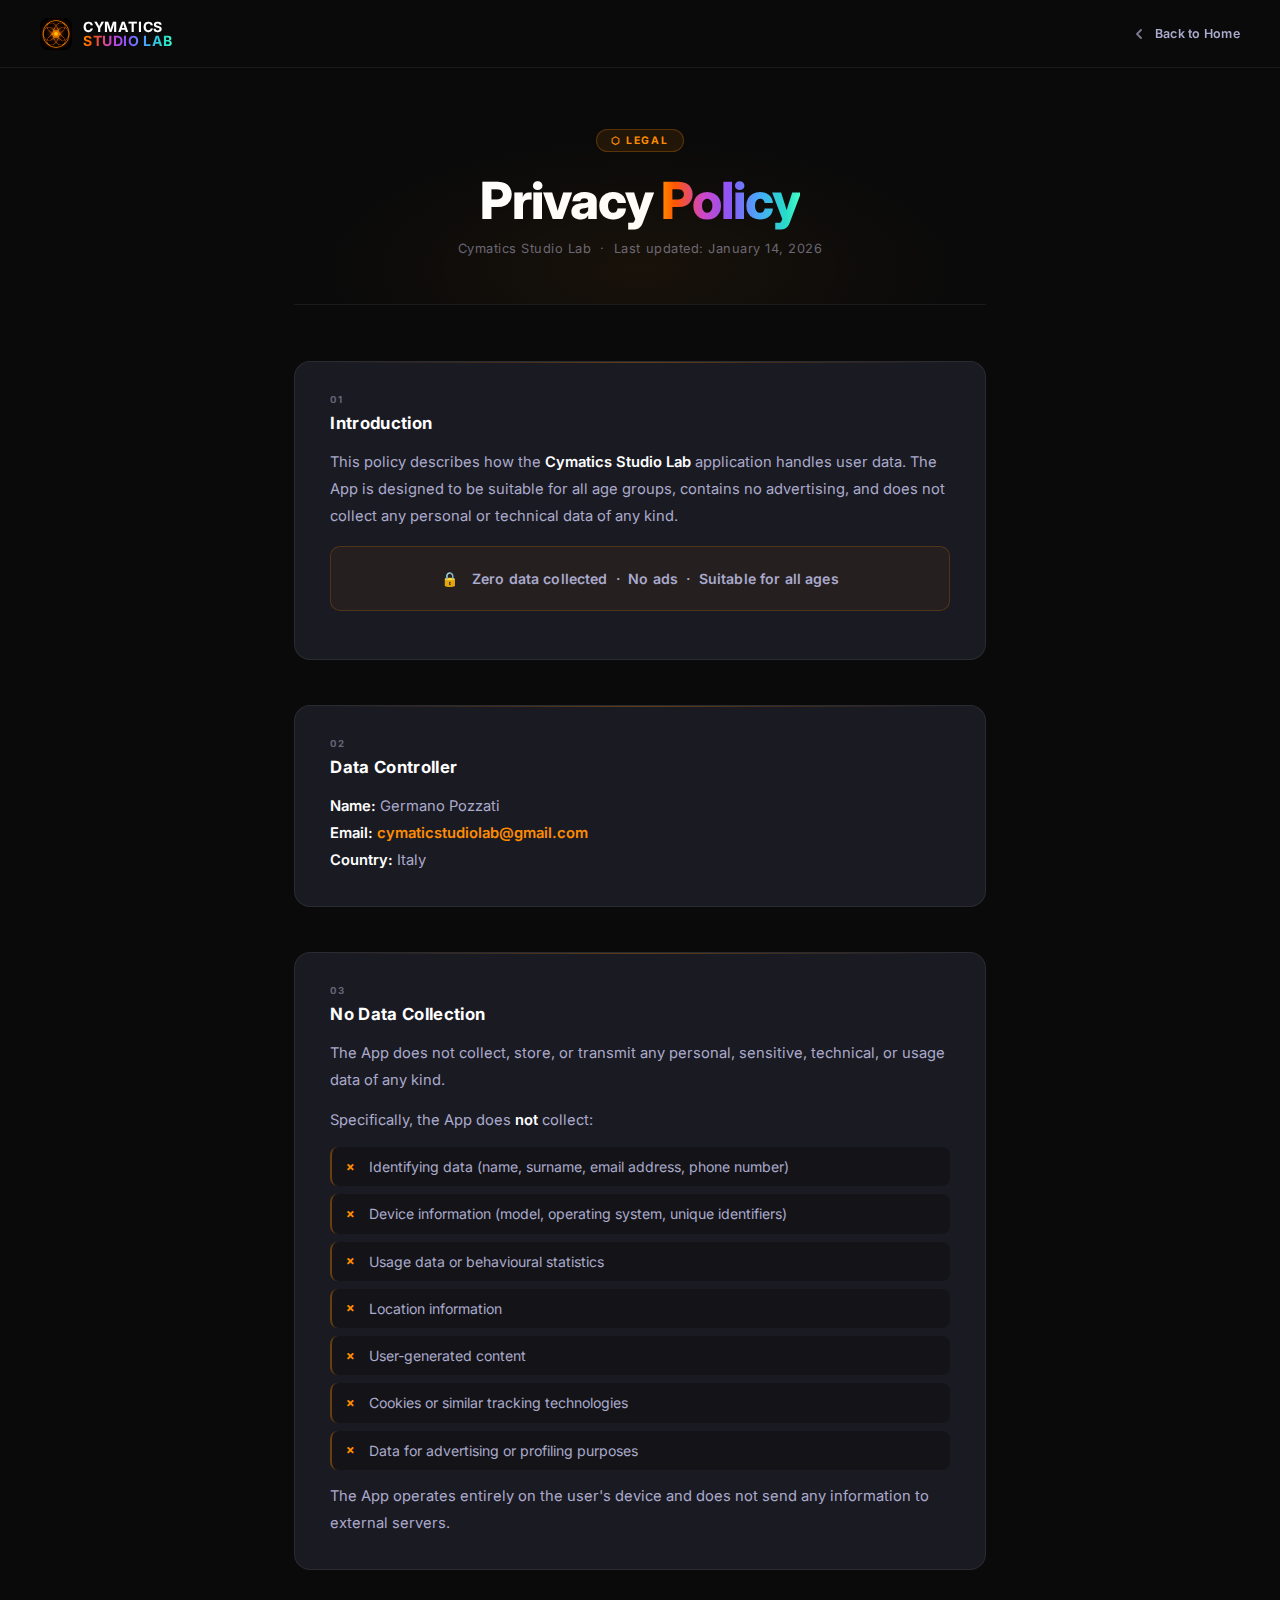
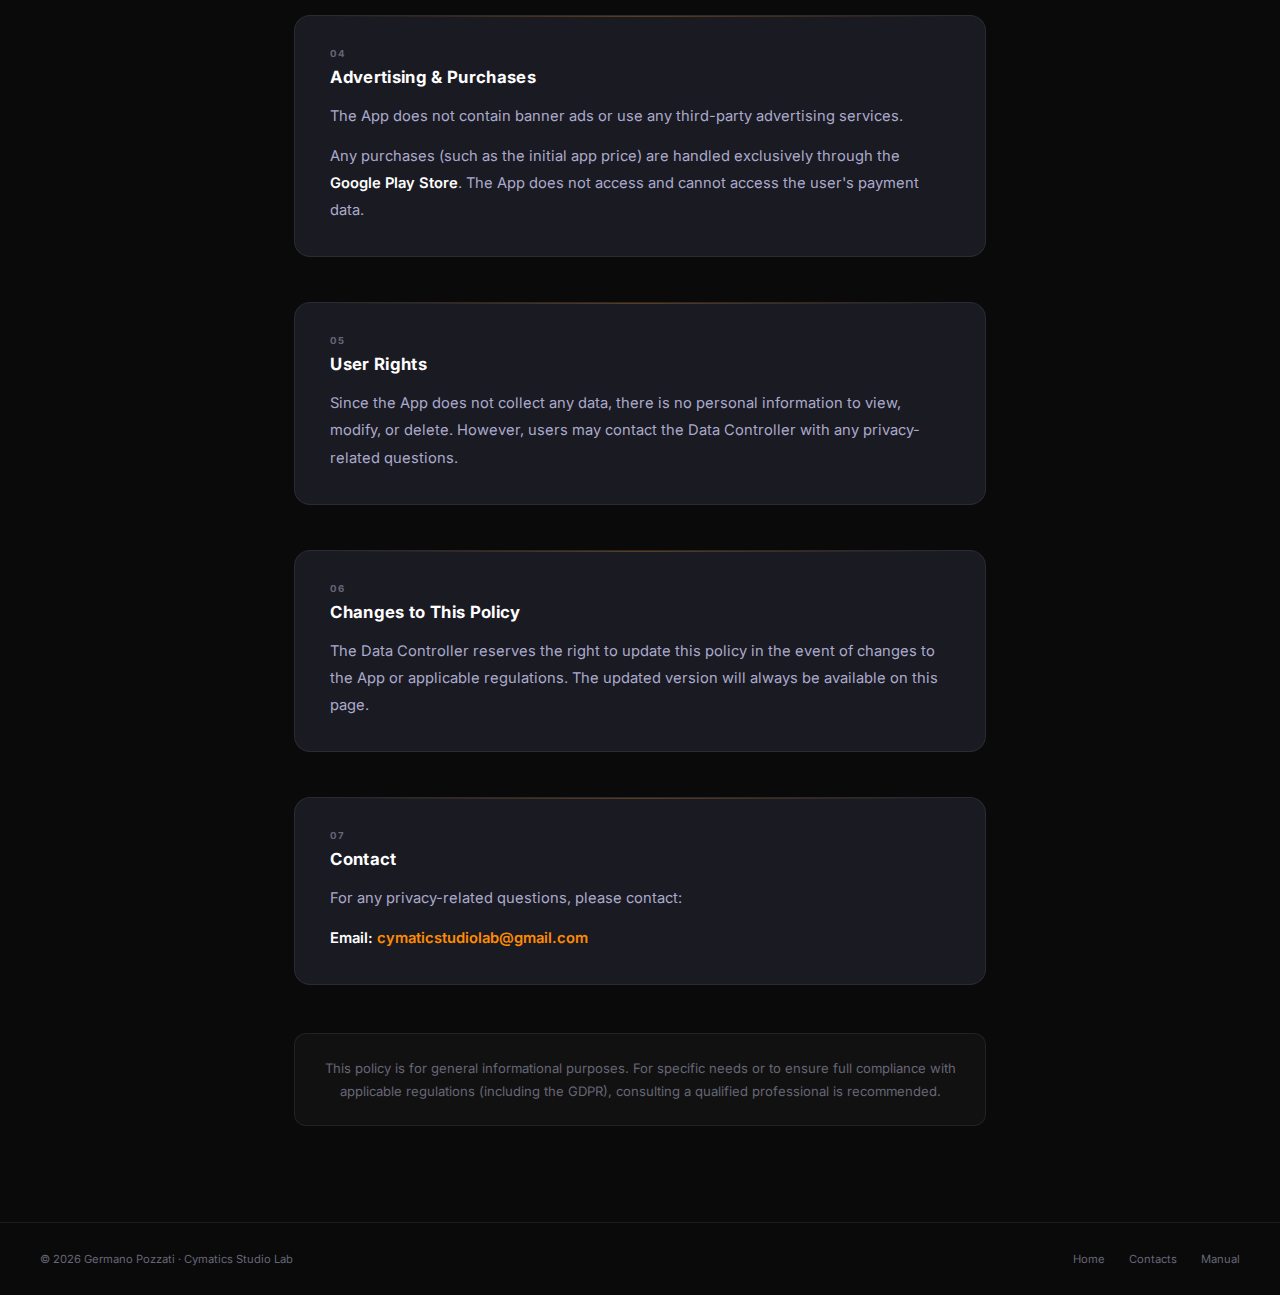
<file: privacy.html>
<!DOCTYPE html>
<html lang="en">
<head>
<meta charset="UTF-8">
<meta name="viewport" content="width=device-width, initial-scale=1.0">
<title>Privacy Policy – Cymatics Studio Lab</title>
<link rel="preconnect" href="https://fonts.googleapis.com">
<link href="https://fonts.googleapis.com/css2?family=Inter:wght@300;400;500;600;700;800&display=swap" rel="stylesheet">
<style>
:root{
  --bg:#0a0a0a; --bg2:#111115; --card:#1a1a22; --card2:#141418;
  --border:rgba(255,255,255,0.1); --border2:rgba(255,255,255,0.07);
  --rainbow:linear-gradient(90deg,#ff8c00 0%,#ff5500 10%,#cc44cc 30%,#8855ff 50%,#44aaff 70%,#22ddcc 90%,#44ffcc 100%);
  --orange:#ff8c00; --orange-glow:rgba(255,140,0,.35);
  --text:#ffffff; --text2:#aaaacc; --text3:#666677;
}
*{margin:0;padding:0;box-sizing:border-box;}
html{scroll-behavior:smooth;}
body{background:var(--bg);color:var(--text);font-family:'Inter',sans-serif;overflow-x:hidden;-webkit-font-smoothing:antialiased;}

/* NAV */
nav{
  position:fixed;top:0;left:0;right:0;z-index:300;
  display:flex;justify-content:space-between;align-items:center;
  padding:1.1rem 2.5rem;
  background:rgba(10,10,10,0.9);backdrop-filter:blur(20px);
  border-bottom:1px solid var(--border2);
}
.logo-wrap{display:flex;align-items:center;gap:.7rem;text-decoration:none;}
.logo-icon{width:32px;height:32px;flex-shrink:0;border-radius:8px;object-fit:contain;}
.logo-text{font-size:.88rem;font-weight:700;letter-spacing:.04em;text-transform:uppercase;line-height:1;}
.logo-text .l1{color:#fff;}
.logo-text .l2{background:var(--rainbow);-webkit-background-clip:text;-webkit-text-fill-color:transparent;background-clip:text;}
.nav-back{
  display:flex;align-items:center;gap:.5rem;
  font-size:.78rem;font-weight:600;color:var(--text2);
  text-decoration:none;letter-spacing:.02em;transition:color .2s;
}
.nav-back:hover{color:#fff;}
.nav-back svg{width:16px;height:16px;opacity:.7;}

/* PAGE LAYOUT */
.page{
  max-width:740px;margin:0 auto;
  padding:8rem 1.5rem 6rem;
}

/* HERO */
.pp-hero{
  text-align:center;
  margin-bottom:3.5rem;
  padding-bottom:3rem;
  border-bottom:1px solid var(--border2);
  position:relative;
}
.pp-hero::before{
  content:'';position:absolute;inset:0;
  background:radial-gradient(ellipse at 50% 80%,rgba(255,140,0,.06) 0%,transparent 65%);
  pointer-events:none;
}
.hero-tag{
  display:inline-block;
  font-size:.65rem;font-weight:700;letter-spacing:.18em;text-transform:uppercase;
  color:var(--orange);background:rgba(255,140,0,.1);
  border:1px solid rgba(255,140,0,.25);border-radius:100px;
  padding:.28rem .9rem;margin-bottom:1.2rem;
}
.pp-hero h1{
  font-size:clamp(2rem,6vw,3.2rem);font-weight:800;
  letter-spacing:-.02em;line-height:1.1;margin-bottom:.8rem;
}
.pp-hero h1 .rainbow{
  background:var(--rainbow);-webkit-background-clip:text;-webkit-text-fill-color:transparent;background-clip:text;
}
.pp-date{
  font-size:.8rem;color:var(--text3);letter-spacing:.04em;
}

/* SECTIONS */
.pp-section{
  margin-bottom:2.8rem;
  padding:2rem 2.2rem;
  background:var(--card);
  border:1px solid var(--border2);
  border-radius:16px;
  position:relative;
}
.pp-section::before{
  content:'';position:absolute;top:0;left:2rem;right:2rem;height:1px;
  background:linear-gradient(90deg,transparent,rgba(255,140,0,.3),transparent);
}

.pp-section-num{
  font-size:.6rem;font-weight:700;letter-spacing:.2em;text-transform:uppercase;
  color:var(--text3);margin-bottom:.5rem;
}
.pp-section h2{
  font-size:1.05rem;font-weight:700;letter-spacing:.02em;
  color:#fff;margin-bottom:1rem;
}
.pp-section p{
  font-size:.92rem;color:var(--text2);line-height:1.85;margin-bottom:.8rem;
}
.pp-section p:last-child{margin-bottom:0;}
.pp-section strong{color:#fff;font-weight:600;}

/* no-data highlight card */
.highlight-card{
  background:rgba(255,140,0,.05);
  border:1px solid rgba(255,140,0,.2);
  border-radius:10px;
  padding:1.2rem 1.4rem;
  margin:1rem 0;
  font-size:.88rem;color:var(--text2);line-height:1.7;
  font-weight:600;
  text-align:center;
  letter-spacing:.01em;
}

/* bullet list */
.pp-list{
  list-style:none;
  margin:.8rem 0;
  display:flex;flex-direction:column;gap:.5rem;
}
.pp-list li{
  display:flex;align-items:flex-start;gap:.8rem;
  font-size:.88rem;color:var(--text2);line-height:1.65;
  padding:.5rem .8rem;
  background:var(--card2);
  border-radius:8px;
  border-left:2px solid rgba(255,140,0,.35);
}
.pp-list li::before{
  content:'✗';
  color:var(--orange);font-size:.75rem;font-weight:700;
  flex-shrink:0;margin-top:.1rem;
}

/* email link */
.mail-link{
  color:var(--orange);text-decoration:none;font-weight:600;
  transition:opacity .2s;
}
.mail-link:hover{opacity:.75;}

/* disclaimer box */
.disclaimer{
  margin-top:3rem;
  padding:1.4rem 1.8rem;
  background:rgba(255,255,255,.03);
  border:1px solid var(--border2);
  border-radius:12px;
  font-size:.82rem;color:var(--text3);line-height:1.75;
  text-align:center;
}

/* FOOTER */
footer{
  padding:1.8rem 2.5rem;border-top:1px solid var(--border2);
  display:flex;justify-content:space-between;align-items:center;flex-wrap:wrap;gap:1rem;
}
footer p{font-size:.7rem;color:var(--text3);}
.footer-links{display:flex;gap:1.5rem;}
footer a{color:var(--text3);text-decoration:none;font-size:.7rem;transition:color .2s;}
footer a:hover{color:#fff;}
</style>
</head>
<body>

<!-- NAV -->
<nav>
  <a class="logo-wrap" href="index.html">
    <img class="logo-icon" src="/Icona-512.png" alt="icon">
    <div class="logo-text">
      <div class="l1">Cymatics</div>
      <div class="l2">Studio Lab</div>
    </div>
  </a>
  <a class="nav-back" href="index.html">
    <svg viewBox="0 0 16 16" fill="none" xmlns="http://www.w3.org/2000/svg">
      <path d="M10 12L6 8L10 4" stroke="currentColor" stroke-width="1.8" stroke-linecap="round" stroke-linejoin="round"/>
    </svg>
    Back to Home
  </a>
</nav>

<div class="page">

  <!-- HERO -->
  <div class="pp-hero">
    <div class="hero-tag">⬡ Legal</div>
    <h1>Privacy <span class="rainbow">Policy</span></h1>
    <p class="pp-date">Cymatics Studio Lab &nbsp;·&nbsp; Last updated: January 14, 2026</p>
  </div>

  <!-- 1. Introduction -->
  <div class="pp-section">
    <div class="pp-section-num">01</div>
    <h2>Introduction</h2>
    <p>This policy describes how the <strong>Cymatics Studio Lab</strong> application handles user data. The App is designed to be suitable for all age groups, contains no advertising, and does not collect any personal or technical data of any kind.</p>
    <div class="highlight-card">
      🔒 &nbsp; Zero data collected &nbsp;·&nbsp; No ads &nbsp;·&nbsp; Suitable for all ages
    </div>
  </div>

  <!-- 2. Data Controller -->
  <div class="pp-section">
    <div class="pp-section-num">02</div>
    <h2>Data Controller</h2>
    <p><strong>Name:</strong> Germano Pozzati<br>
    <strong>Email:</strong> <a class="mail-link" href="mailto:cymaticstudiolab@gmail.com">cymaticstudiolab@gmail.com</a><br>
    <strong>Country:</strong> Italy</p>
  </div>

  <!-- 3. No Data Collection -->
  <div class="pp-section">
    <div class="pp-section-num">03</div>
    <h2>No Data Collection</h2>
    <p>The App does not collect, store, or transmit any personal, sensitive, technical, or usage data of any kind.</p>
    <p>Specifically, the App does <strong>not</strong> collect:</p>
    <ul class="pp-list">
      <li>Identifying data (name, surname, email address, phone number)</li>
      <li>Device information (model, operating system, unique identifiers)</li>
      <li>Usage data or behavioural statistics</li>
      <li>Location information</li>
      <li>User-generated content</li>
      <li>Cookies or similar tracking technologies</li>
      <li>Data for advertising or profiling purposes</li>
    </ul>
    <p>The App operates entirely on the user's device and does not send any information to external servers.</p>
  </div>

  <!-- 4. Advertising & Purchases -->
  <div class="pp-section">
    <div class="pp-section-num">04</div>
    <h2>Advertising &amp; Purchases</h2>
    <p>The App does not contain banner ads or use any third-party advertising services.</p>
    <p>Any purchases (such as the initial app price) are handled exclusively through the <strong>Google Play Store</strong>. The App does not access and cannot access the user's payment data.</p>
  </div>

  <!-- 5. User Rights -->
  <div class="pp-section">
    <div class="pp-section-num">05</div>
    <h2>User Rights</h2>
    <p>Since the App does not collect any data, there is no personal information to view, modify, or delete. However, users may contact the Data Controller with any privacy-related questions.</p>
  </div>

  <!-- 6. Changes -->
  <div class="pp-section">
    <div class="pp-section-num">06</div>
    <h2>Changes to This Policy</h2>
    <p>The Data Controller reserves the right to update this policy in the event of changes to the App or applicable regulations. The updated version will always be available on this page.</p>
  </div>

  <!-- 7. Contact -->
  <div class="pp-section">
    <div class="pp-section-num">07</div>
    <h2>Contact</h2>
    <p>For any privacy-related questions, please contact:</p>
    <p><strong>Email:</strong> <a class="mail-link" href="mailto:cymaticstudiolab@gmail.com">cymaticstudiolab@gmail.com</a></p>
  </div>

  <!-- Disclaimer -->
  <div class="disclaimer">
    This policy is for general informational purposes. For specific needs or to ensure full compliance with applicable regulations (including the GDPR), consulting a qualified professional is recommended.
  </div>

</div><!-- /page -->

<!-- FOOTER -->
<footer>
  <p>© 2026 Germano Pozzati · Cymatics Studio Lab</p>
  <div class="footer-links">
    <a href="index.html">Home</a>
    <a href="contacts.html">Contacts</a>
    <a href="manual.html">Manual</a>
  </div>
</footer>

</body>
</html>
</file>
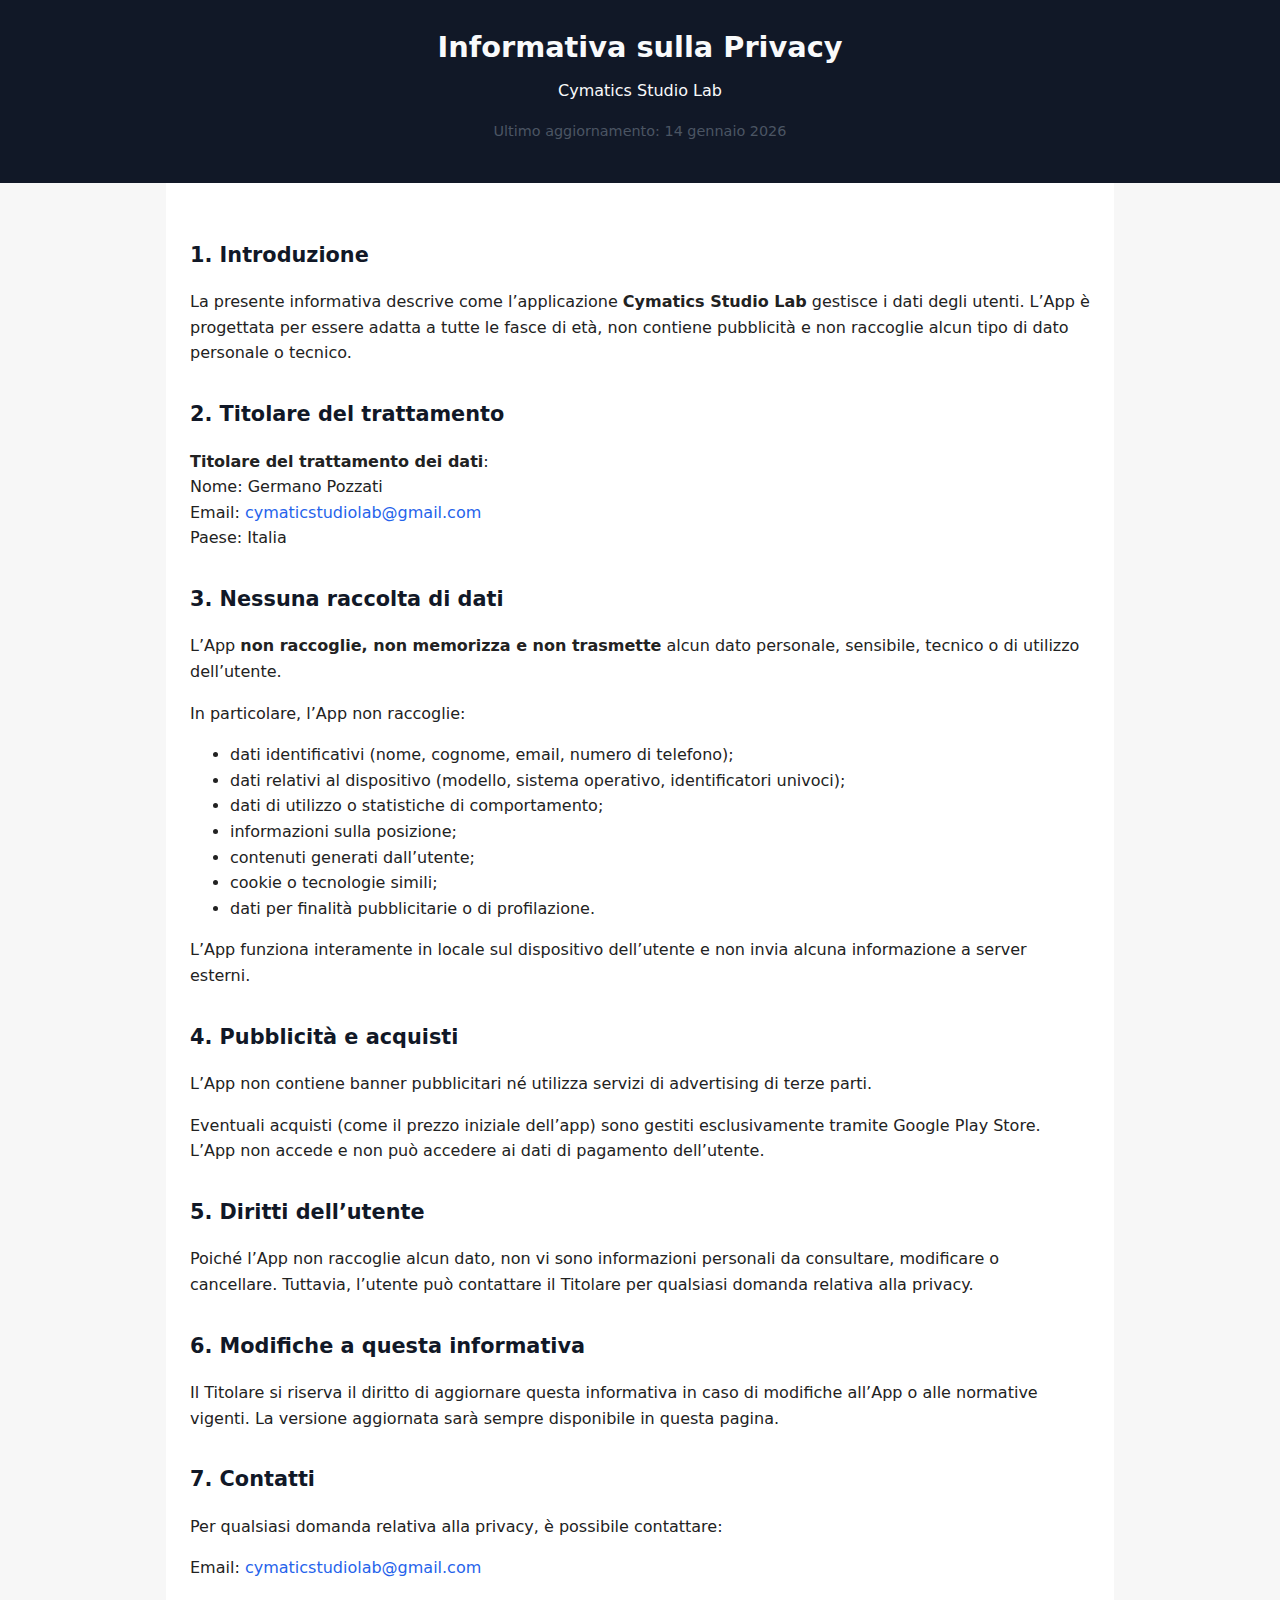
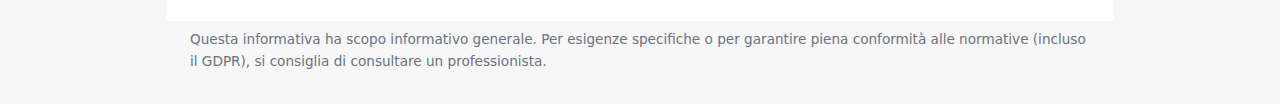
<file: privacy_Ita.html>
<!DOCTYPE html>
<html lang="it">
<head>
    <meta charset="UTF-8">
    <title>Informativa sulla Privacy - Cymatics Studio Lab</title>
    <meta name="viewport" content="width=device-width, initial-scale=1.0">
    <style>
        body {
            font-family: system-ui, -apple-system, BlinkMacSystemFont, "Segoe UI", sans-serif;
            margin: 0;
            padding: 0;
            line-height: 1.6;
            color: #222;
            background-color: #f7f7f7;
        }

        header {
            background: #111827;
            color: #f9fafb;
            padding: 1.5rem;
            text-align: center;
        }

        header h1 {
            margin: 0;
            font-size: 1.8rem;
        }

        main {
            max-width: 900px;
            margin: 0 auto;
            padding: 1.5rem;
            background: #ffffff;
        }

        h2 {
            margin-top: 2rem;
            font-size: 1.3rem;
            color: #111827;
        }

        p {
            margin: 0.5rem 0 1rem 0;
        }

        footer {
            max-width: 900px;
            margin: 0 auto 2rem auto;
            padding: 0 1.5rem;
            font-size: 0.85rem;
            color: #6b7280;
        }

        .last-update {
            font-size: 0.9rem;
            color: #4b5563;
            margin-top: 0.5rem;
        }

        a {
            color: #2563eb;
            text-decoration: none;
        }

        a:hover {
            text-decoration: underline;
        }
    </style>
</head>
<body>

<header>
    <h1>Informativa sulla Privacy</h1>
    <p>Cymatics Studio Lab</p>
    <p class="last-update">Ultimo aggiornamento: 14 gennaio 2026</p>
</header>

<main>
    <section>
        <h2>1. Introduzione</h2>
        <p>
            La presente informativa descrive come l’applicazione <strong>Cymatics Studio Lab</strong>
            gestisce i dati degli utenti. L’App è progettata per essere adatta a tutte le fasce di età,
            non contiene pubblicità e non raccoglie alcun tipo di dato personale o tecnico.
        </p>
    </section>

    <section>
        <h2>2. Titolare del trattamento</h2>
        <p>
            <strong>Titolare del trattamento dei dati</strong>:<br>
            Nome: Germano Pozzati<br>
            Email: <a href="mailto:cymaticstudiolab@gmail.com">cymaticstudiolab@gmail.com</a><br>
            Paese: Italia
        </p>
    </section>

    <section>
        <h2>3. Nessuna raccolta di dati</h2>
        <p>
            L’App <strong>non raccoglie, non memorizza e non trasmette</strong> alcun dato personale,
            sensibile, tecnico o di utilizzo dell’utente.
        </p>
        <p>
            In particolare, l’App non raccoglie:
        </p>
        <ul>
            <li>dati identificativi (nome, cognome, email, numero di telefono);</li>
            <li>dati relativi al dispositivo (modello, sistema operativo, identificatori univoci);</li>
            <li>dati di utilizzo o statistiche di comportamento;</li>
            <li>informazioni sulla posizione;</li>
            <li>contenuti generati dall’utente;</li>
            <li>cookie o tecnologie simili;</li>
            <li>dati per finalità pubblicitarie o di profilazione.</li>
        </ul>
        <p>
            L’App funziona interamente in locale sul dispositivo dell’utente e non invia alcuna informazione
            a server esterni.
        </p>
    </section>

    <section>
        <h2>4. Pubblicità e acquisti</h2>
        <p>
            L’App non contiene banner pubblicitari né utilizza servizi di advertising di terze parti.
        </p>
        <p>
            Eventuali acquisti (come il prezzo iniziale dell’app) sono gestiti esclusivamente tramite
            Google Play Store. L’App non accede e non può accedere ai dati di pagamento dell’utente.
        </p>
    </section>

    <section>
        <h2>5. Diritti dell’utente</h2>
        <p>
            Poiché l’App non raccoglie alcun dato, non vi sono informazioni personali da consultare,
            modificare o cancellare. Tuttavia, l’utente può contattare il Titolare per qualsiasi domanda
            relativa alla privacy.
        </p>
    </section>

    <section>
        <h2>6. Modifiche a questa informativa</h2>
        <p>
            Il Titolare si riserva il diritto di aggiornare questa informativa in caso di modifiche
            all’App o alle normative vigenti. La versione aggiornata sarà sempre disponibile in questa pagina.
        </p>
    </section>

    <section>
        <h2>7. Contatti</h2>
        <p>
            Per qualsiasi domanda relativa alla privacy, è possibile contattare:
        </p>
        <p>
            Email: <a href="mailto:cymaticstudiolab@gmail.com">cymaticstudiolab@gmail.com</a>
        </p>
    </section>
</main>

<footer>
    <p>
        Questa informativa ha scopo informativo generale. Per esigenze specifiche o per garantire
        piena conformità alle normative (incluso il GDPR), si consiglia di consultare un professionista.
    </p>
</footer>

</body>
</html>
</file>
